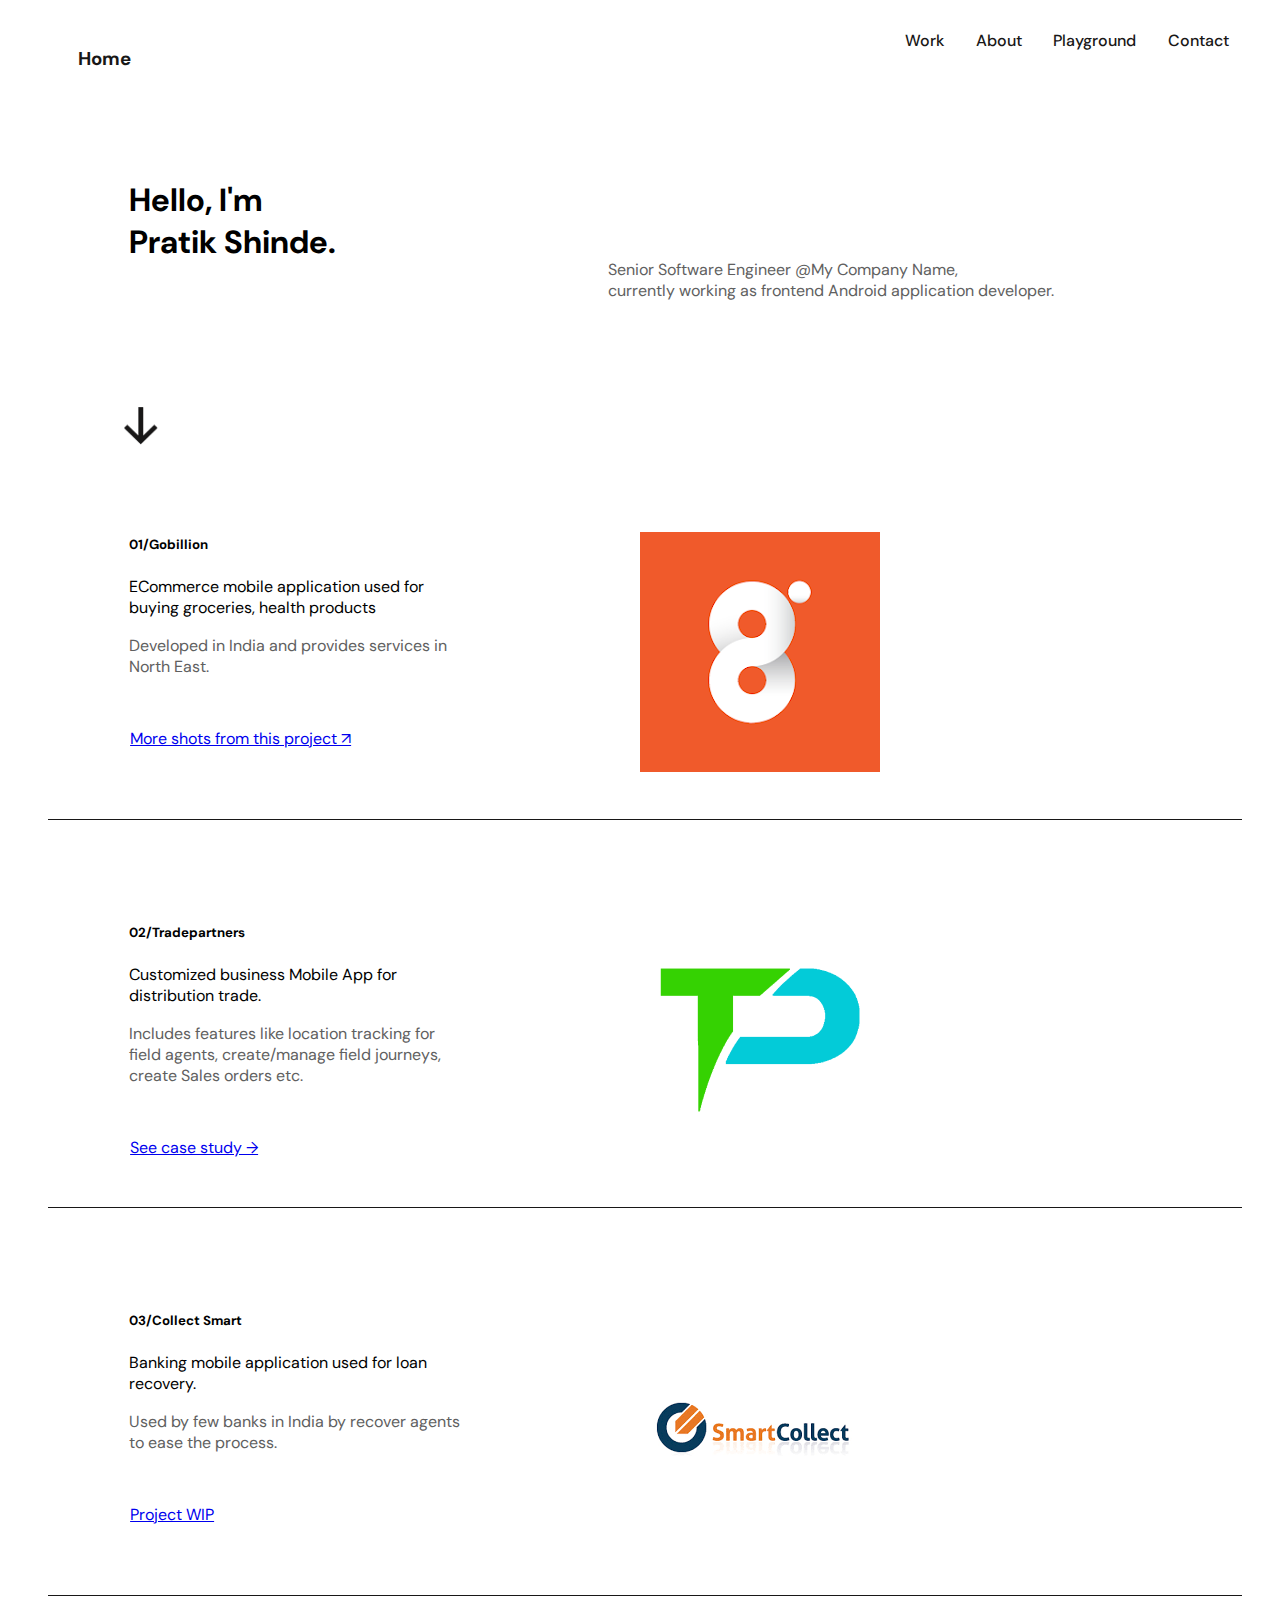
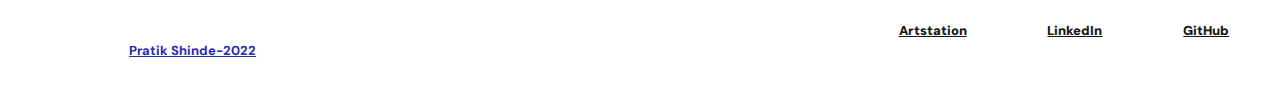
<file: index.html>
<!DOCTYPE html>
<html lang="en">

<head>
    <meta charset="UTF-8">
    <meta http-equiv="X-UA-Compatible" content="IE=edge">
    <meta name="viewport" content="width=device-width, initial-scale=1.0">
    <link rel="stylesheet" href="styles.css">
    <link href='https://fonts.googleapis.com/css?family=DM Sans' rel='stylesheet'>

    <title>Portfolio @Pratik Shinde</title>
</head>

<body>
    <div class="flex-container-main">
        <div class="fi-header">
            <div class="fi-site-title">
                <h3>
                    <a href="" class="anchor-no-underline">Home</a>
                </h3>

            </div>

            <div class="flex-item-navbar">
                <div>
                    <a href="#" class="anchor-no-underline">Work</a>
                </div>
                <div>
                    <a href="about.html" class="anchor-no-underline">About</a>
                </div>
                <div>
                    <a href="#" class="anchor-no-underline">Playground</a>
                </div>
                <div>
                    <a href="#" class="anchor-no-underline">Contact</a>
                </div>
            </div>
        </div>

        <div class="fi-headline">
            <div class="fii-name">
                <h1>
                    Hello, I'm <br>Pratik Shinde.
                </h1>
            </div>
            <div class="fii-desc">
                Senior Software Engineer @My Company Name,
                <br>currently working as frontend Android application developer.
            </div>
        </div>
        <img class="icon" src="ic_arrow_down.png" />

        <div class="fi-project">
            <div class="fii-project-name">
                <h5>
                    01/Gobillion
                </h5>
                <p>
                    ECommerce mobile application used for buying groceries, health products
                </p>
                <div class="fii-desc">
                    Developed in India and provides services in North East.
                </div>
                <div class="top-margin">
                    <a href="https://www.gobillion.co/" target="_blank"> More shots from this project ↗</a>
                </div>
            </div>
            <div class="fii-desc-start">
                <img src="project1_logo.jpg">

            </div>
        </div>
        <hr />

        <div class="fi-project">
            <div class="fii-project-name">
                <h5>
                    02/Tradepartners
                </h5>
                <p>
                    Customized business Mobile App for distribution trade.
                </p>
                <div class="fii-desc">
                    Includes features like location tracking for field agents, create/manage field journeys, create
                    Sales orders etc.
                </div>
                <div class="top-margin">
                    <a href="https://tradepartners.in/" target="_blank"> See case study →</a>
                </div>
            </div>
            <div class="fii-desc-start">
                <img src="project2-Logo.png">

            </div>
        </div>
        <hr />
        <div class="fi-project">
            <div class="fii-project-name">
                <h5>
                    03/Collect Smart
                </h5>
                <p>
                    Banking mobile application used for loan recovery.
                </p>
                <div class="fii-desc">
                    Used by few banks in India by recover agents to ease the process.
                </div>
                <div class="top-margin">
                    <a href="https://collectsmart.in/" target="_blank"> Project WIP</a>
                </div>
            </div>
            <div class="fii-desc-start">
                <img src="project3-Logo.png">

            </div>
        </div>
        <hr />

        <div class="fi-header">
            <div class="fi-site-title">
                <h3>
                    <a href="https://www.linkedin.com/in/pratik-shinde-5604baa4/" target="_blank" class="margin-start">
                        Pratik Shinde-2022</a>
                </h3>

            </div>

            <div class="flex-item-navbar">
                <div>
                    <a href="" target="_blank" class="margin-start-black"> Artstation</a>
                </div>
                <div>
                    <a href="https://www.linkedin.com/in/pratik-shinde-5604baa4/" target="_blank"
                        class="margin-start-black"> LinkedIn</a>
                </div>
                <div>
                    <a href="https://github.com/PratikShinde-2012" target="_blank" class="margin-start-black">
                        GitHub</a>
                </div>
            </div>
        </div>

    </div>

</body>

</html>
</file>
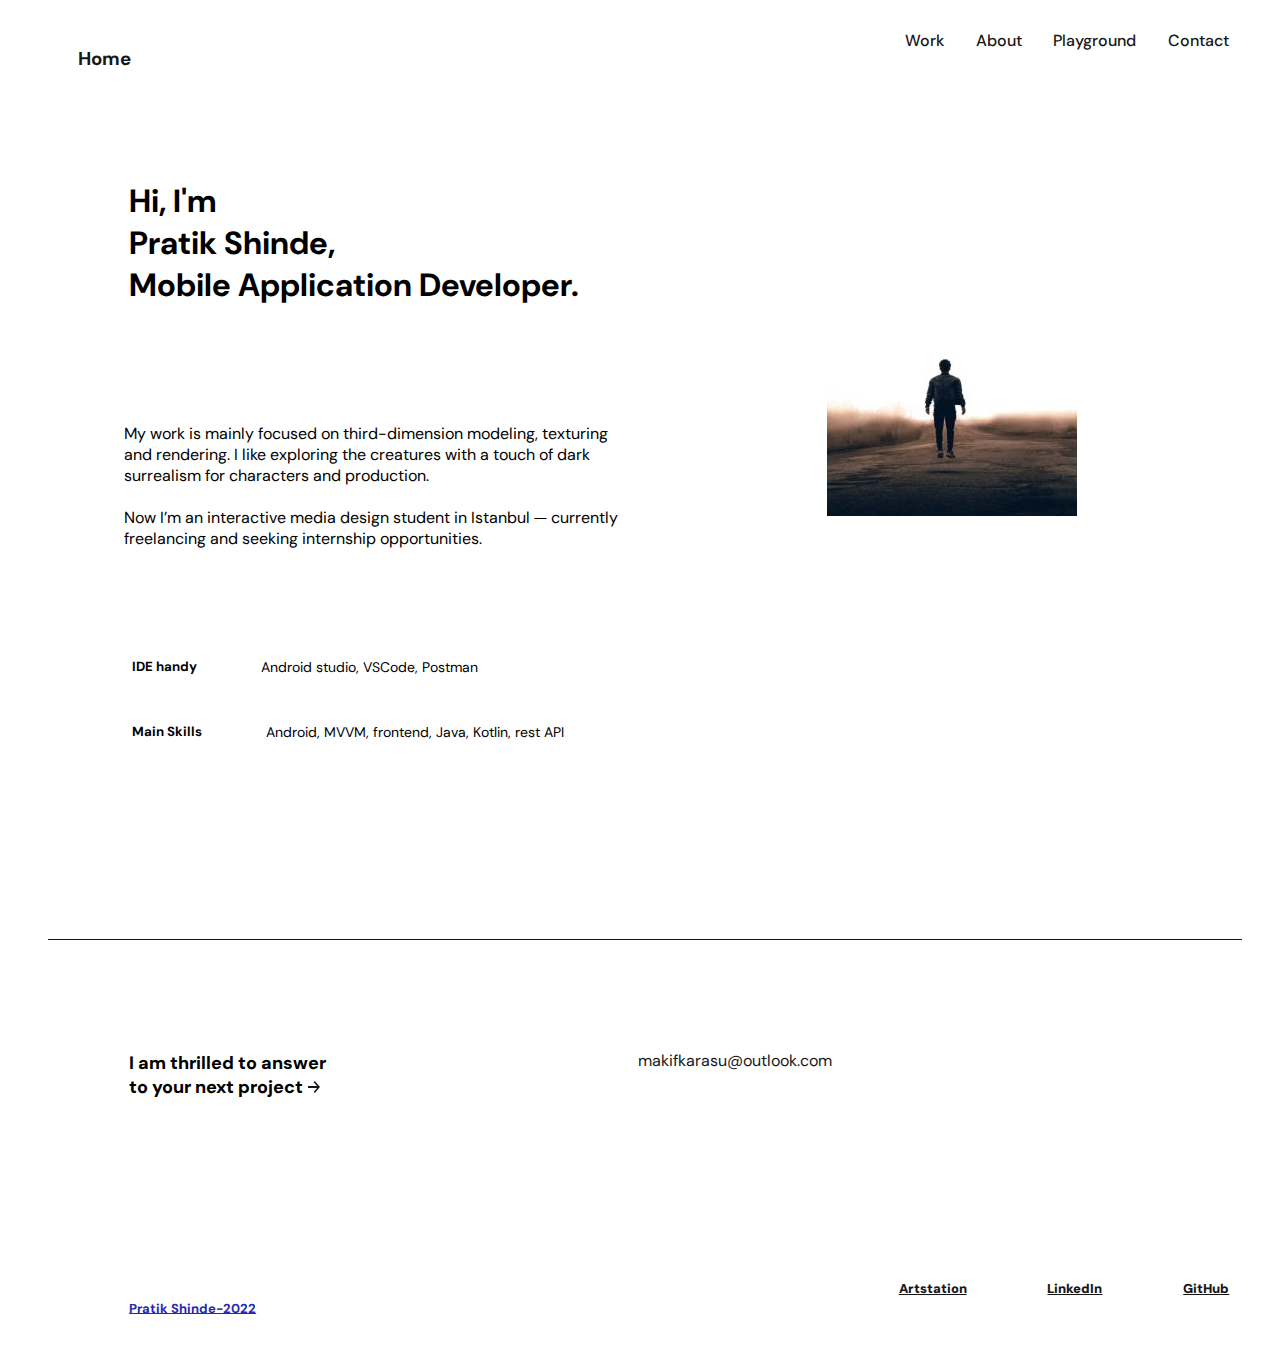
<file: about.html>
<!DOCTYPE html>
<html lang="en">

<head>
    <meta charset="UTF-8">
    <meta http-equiv="X-UA-Compatible" content="IE=edge">
    <meta name="viewport" content="width=device-width, initial-scale=1.0">
    <link rel="stylesheet" href="styles.css">
    <link href='https://fonts.googleapis.com/css?family=DM Sans' rel='stylesheet'>
    <title>About @Pratik Shinde</title>
</head>

<body>
    <div class="flex-container-main">
        <div class="fi-header">
            <div class="fi-site-title">
                <h3>
                    <a href="index.html" class="anchor-no-underline">Home</a>
                </h3>

            </div>

            <div class="flex-item-navbar">
                <div>
                    <a href="#" class="anchor-no-underline">Work</a>
                </div>
                <div>
                    <a href="about.html" class="anchor-no-underline">About</a>
                </div>
                <div>
                    <a href="#" class="anchor-no-underline">Playground</a>
                </div>
                <div>
                    <a href="#" class="anchor-no-underline">Contact</a>
                </div>
            </div>
        </div>

        <div class="fi-headline">
            <div class="fii-name">
                <h1>
                    Hi, I'm <br>Pratik Shinde, <br>Mobile Application Developer.
                </h1>
            </div>
            <div class="fii-desc">
                <img class="temp" src="img5.jpg">
            </div>
        </div>
        <p class="p1">
            My work is mainly focused on third-dimension modeling, texturing and rendering. I like exploring the creatures with a touch of dark surrealism for characters and production.
            <br><br>
            Now I’m an interactive media design student in Istanbul ⏤ currently freelancing and seeking internship opportunities.
        </p>

        <div class="fi-project">
            <div class="fii-project-name-abt">
                <div class="fii-tool">
                    <h5 >
                        IDE handy
                    </h5>
                    <p class="mar-start-50">
                        Android studio, VSCode, Postman
                    </p>
                </div>
                <div class="fii-tool">
                    <h5 >
                        Main Skills
                    </h5>
                    <p class="mar-start-50">
                        Android, MVVM, frontend, Java, Kotlin, rest API
                    </p>
                </div>
                
            </div>
        </div>
        <hr />

        <div class="fi-project">
            <div class="fii-project-name">
                <h5 class="width200">
                    I am thrilled to answer to your next project <img class="ic-arrow"
                        src="ic_arrow_right.png" />
                </h5>

                <!-- <div class="top-margin">
                    <a href="https://tradepartners.in/" target="_blank"> See case study →</a>
                </div> -->
            </div>
            <div class="fii-desc-start-abt-black">
                makifkarasu@outlook.com
            </div>
            <!-- <div class="fii-desc-start-abt">
                makifkarasu@outlook.com
            </div> -->
        </div>
        <!-- <hr/> -->

        <div class="fi-header">
            <div class="fi-site-title">
                <h3>
                    <a href="https://www.linkedin.com/in/pratik-shinde-5604baa4/" target="_blank" class="margin-start">
                        Pratik Shinde-2022</a>
                </h3>

            </div>

            <div class="flex-item-navbar">
                <div>
                    <a href="" target="_blank" class="margin-start-black"> Artstation</a>
                </div>
                <div>
                    <a href="https://www.linkedin.com/in/pratik-shinde-5604baa4/" target="_blank"
                        class="margin-start-black"> LinkedIn</a>
                </div>
                <div>
                    <a href="https://github.com/PratikShinde-2012" target="_blank" class="margin-start-black">
                        GitHub</a>
                </div>
            </div>
        </div>

    </div>

</body>

</html>
</file>
<file: styles.css>
* {
    padding-left: 0.3%;
    padding-right: 0.3%;
    padding-top: 0.3%;
    font-family: 'DM Sans';
}

.flex-container-main {
    display: flex;
    width: 100%;
    height: 100%;
    flex-direction: column;
    padding-left: 0.4%;
    padding-right: 0.3%;
    padding-top: 0.3%;
}

.fi-header {
    display: flex;
    width: 100%;
    height: 100%;
}

.flex-item-navbar {
    justify-content: flex-end;
    display: flex;
    width: 100%;
    font-weight: 500;
    color: #181717;
    margin-right: 3%;
    gap: 25px;
}

.fi-site-title,
.fii-name {
    white-space: nowrap;
    margin-left: 50px;
}

.h3 {
    font-weight: 600;
}

.h1 {
    font-weight: 600;
    font-size: 50px;
    width: 40%;
}

.fi-headline,
.fi-project {
    display: flex;
    width: 100%;
    height: 250px;
    margin-top: 60px;
    margin-left: 50px;
}

.fii-desc {
    align-self: center;
    justify-content: center;
    display: flex;
    width: 100%;
    font-weight: 400;
    color: #606060;
}

.fii-desc-start {
    align-self: center;
    justify-content: flex-start;
    display: flex;
    width: 100%;
    font-weight: 400;
    color: #606060;
    margin-left: 13%;
    margin-top: 30px;
}

.icon {
    width: 33.61px;
    height: 38.04px;
    margin-left: 100px;
}

.fii-project-name {
    margin-left: 50px;
    width: 50%;
}

.p {
    color: black;
}

.top-margin {
    margin-top: 50px;
}

hr {
    width: 95%;
    border: 0;
    height: 1.5px;
    border-top: 1.5px solid #181717;
    margin-top: 60px;
}

.margin-start {
    margin-left: 50px;
    font-size: small;
    color: #2429AF;
}

.margin-start-black {
    margin-left: 50px;
    font-size: small;
    color: #181717;
    font-weight: 900;
}

.anchor-no-underline {
    text-decoration: none;
    color: #181717;
}

.temp{
    margin-top: 120px;
}

.p1{
    width: 40%;
    margin-left: 100px;
}

.width200{
    width:200px;
    font-weight: 800;
    font-size: 18px;
}

.ic-arrow{
    width: 12px;
    height: 12px;
}

.fii-desc-start-abt{
    justify-content: flex-start;
    display: flex;
    width: 100%;
    font-weight: 400;
    color: #606060;
    margin-left: 13%;
    margin-top: 30px;
}

.fii-desc-start-abt-black{
    justify-content: flex-start;
    display: flex;
    width: 100%;
    font-weight: 400;
    color: #181717;
    margin-left: 13%;
    margin-top: 30px;
}

.fii-project-name-abt{
    display: flex;
    flex-direction: column;
    margin-left: 50px;
    width: 50%;
}

.mar-start-50{
    margin-left: 60px;
    font-size: 14px;
    margin-top: 22px;
}

.fii-tool{
    display: flex;
}
</file>
